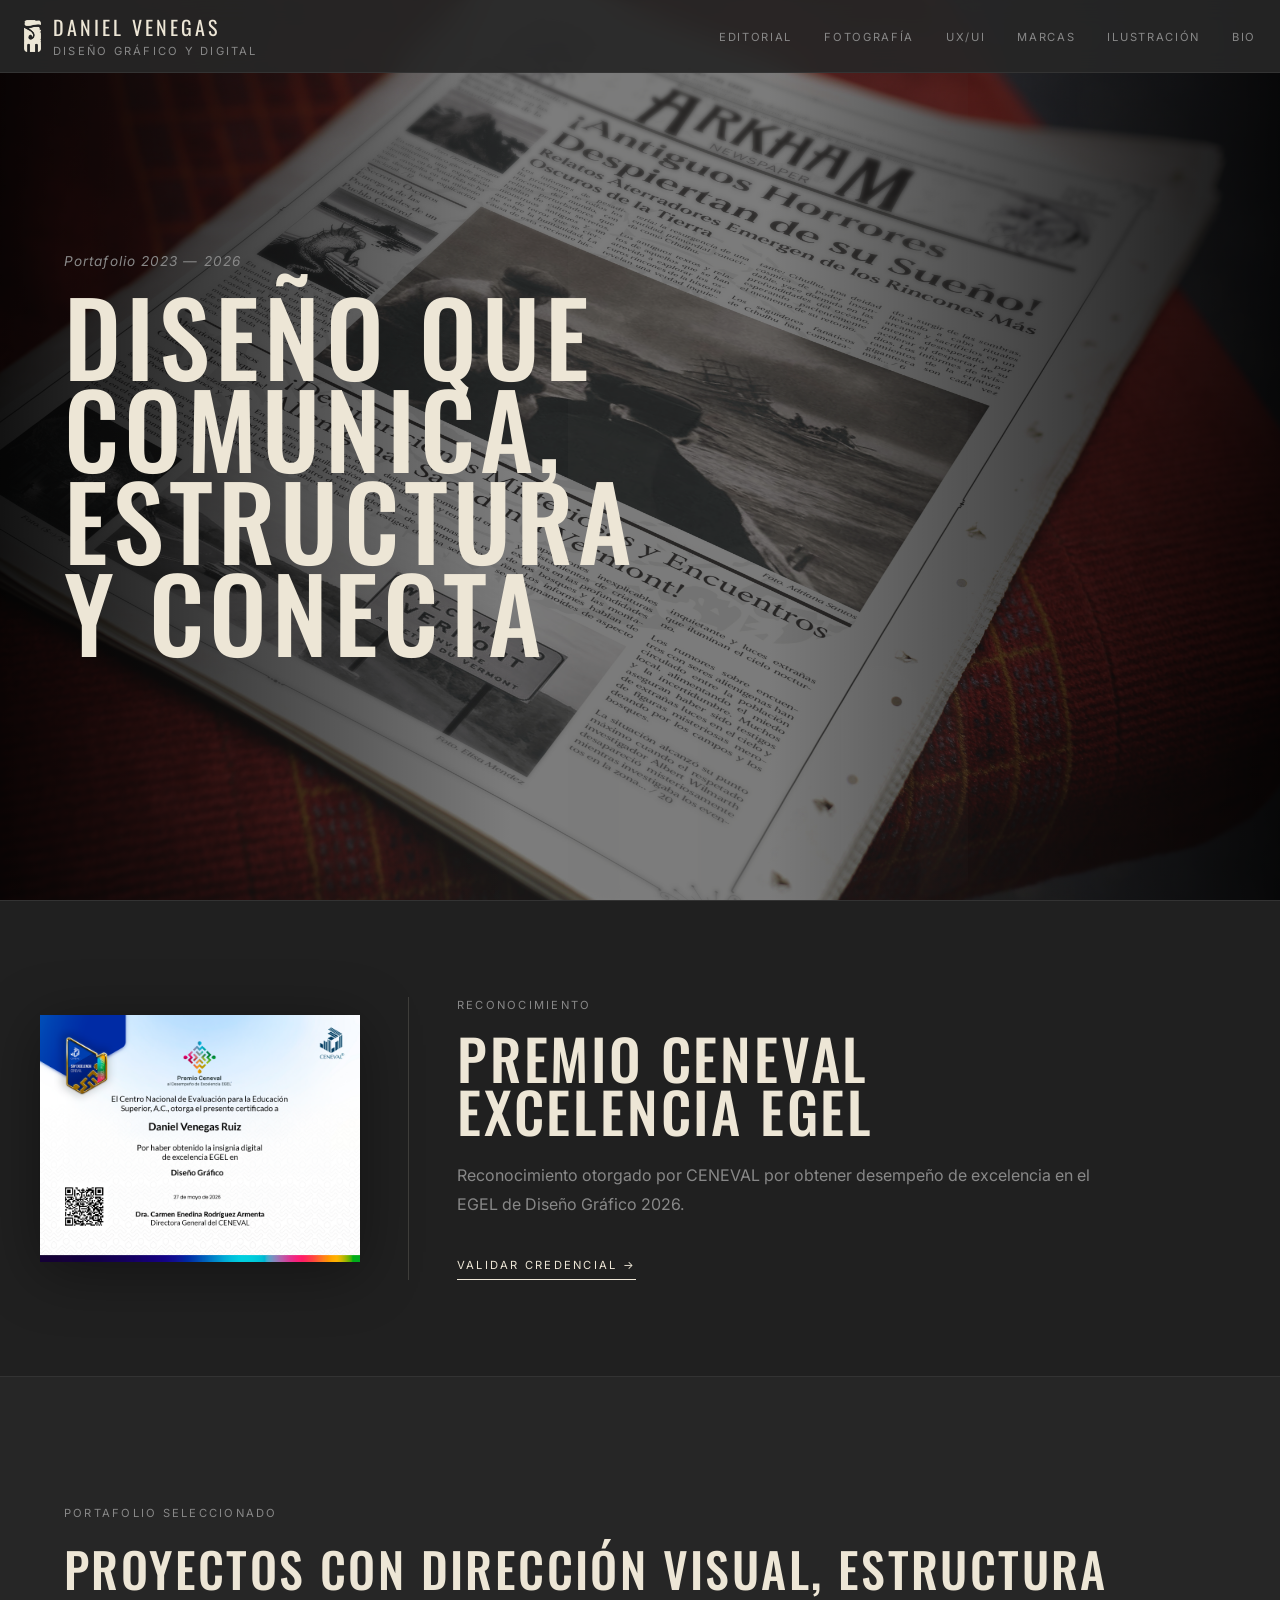
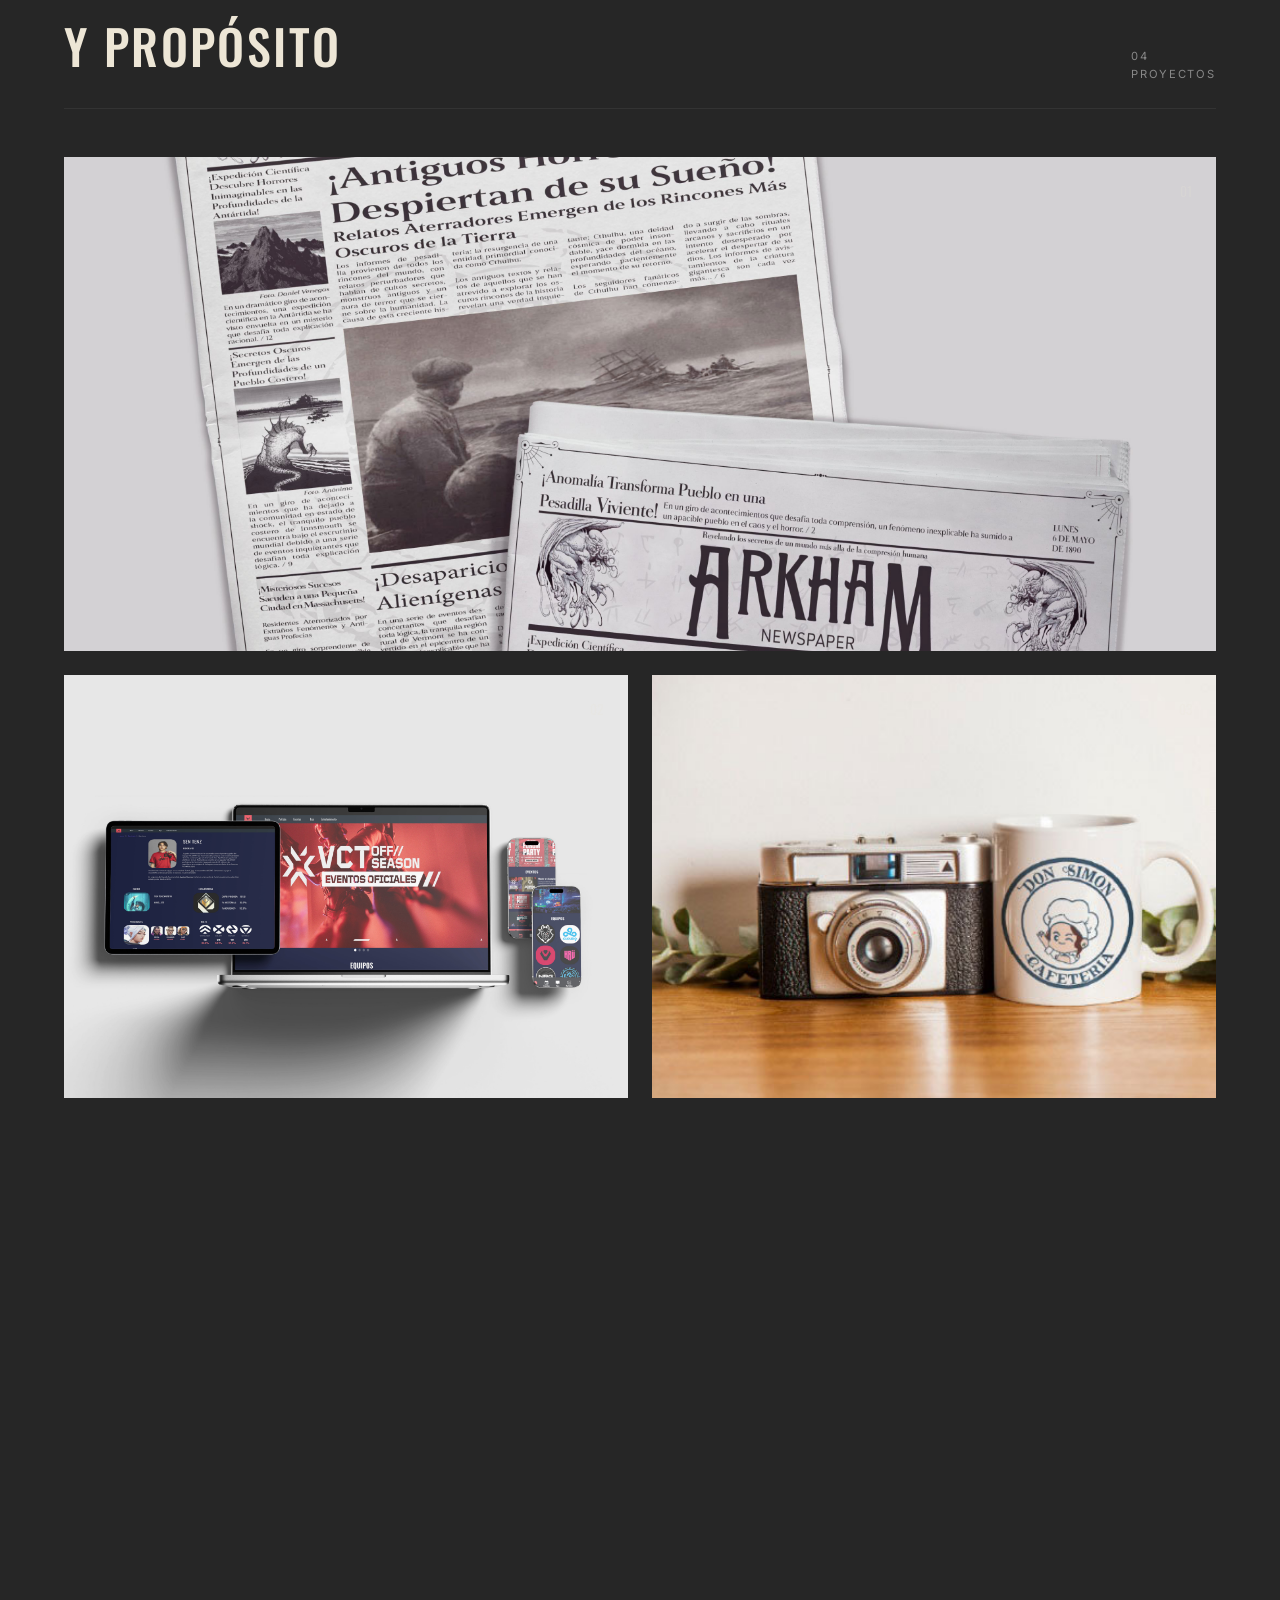
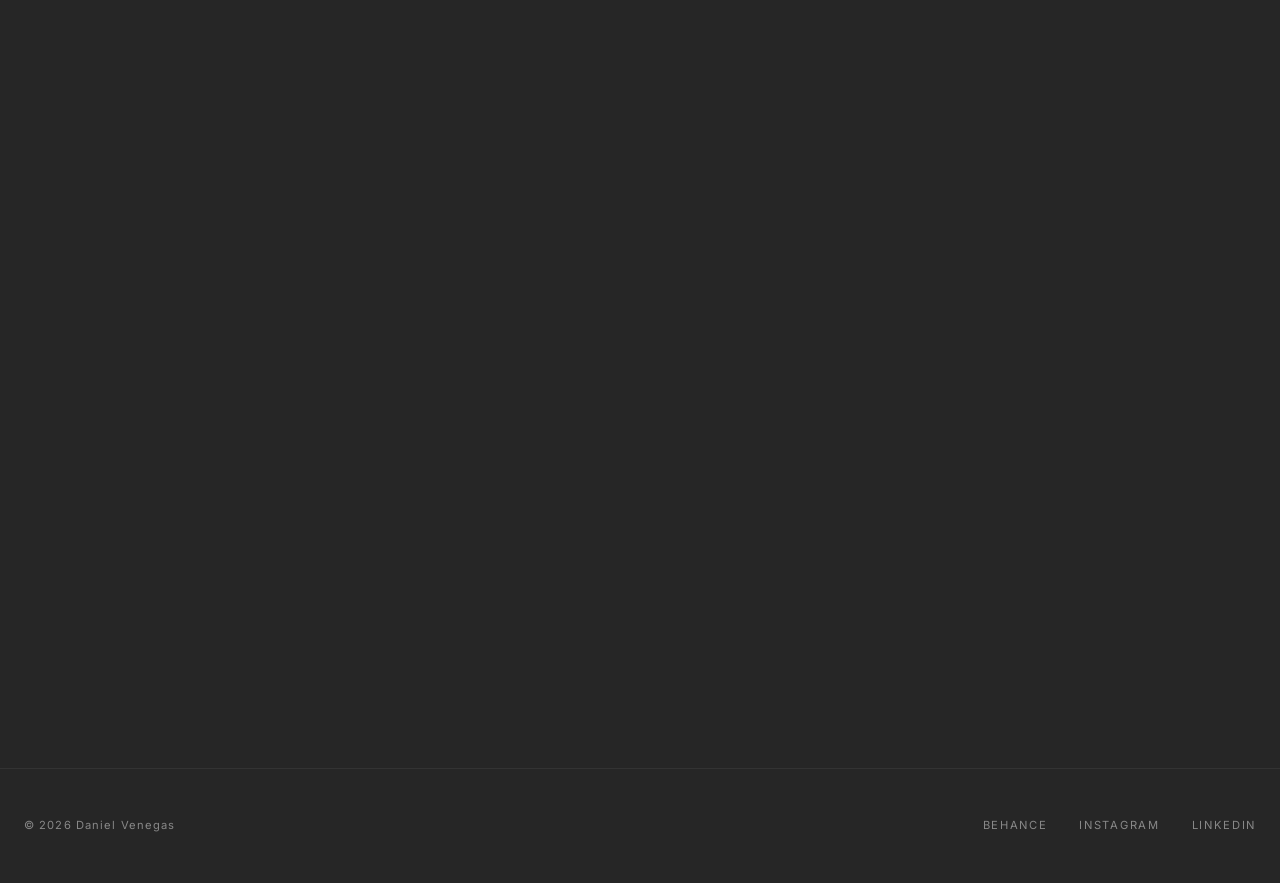
<file: index.html>
<!DOCTYPE html>
<html lang="es">
<head>
  <meta charset="UTF-8" />
  <meta name="viewport" content="width=device-width, initial-scale=1.0" />

  <title>Daniel Venegas | Portafolio de Diseño</title>

  <meta name="description" content="Portafolio de Daniel Venegas — Diseñador gráfico especializado en identidad visual, editorial y UX/UI.">
  <meta name="author" content="Daniel Venegas">

  <!-- Open Graph -->
  <meta property="og:type" content="website">
  <meta property="og:url" content="https://danielvenegas-design.github.io/">
  <meta property="og:title" content="Daniel Venegas | Portafolio de Diseño">
  <meta property="og:description" content="Diseñador gráfico y digital especializado en editorial, branding y UX/UI. Explora mi trabajo.">
  <meta property="og:image" content="https://danielvenegas-design.github.io/portafolio-danielvenegas/img/dibujo-1.jpg">
  <meta property="og:site_name" content="Daniel Venegas Portfolio">

  <!-- Twitter -->
  <meta name="twitter:card" content="summary_large_image">
  <meta name="twitter:title" content="Daniel Venegas | Portafolio">
  <meta name="twitter:description" content="Diseño que comunica, estructura y conecta.">
  <meta name="twitter:image" content="https://danielvenegas-design.github.io/portafolio-danielvenegas/img/dibujo-1.jpg">

  <!-- Styles -->
  <link rel="stylesheet" href="styles.css" />

  <!-- Fonts -->
  <link rel="preconnect" href="https://fonts.googleapis.com" />
  <link rel="preconnect" href="https://fonts.gstatic.com" crossorigin />
  <link href="https://fonts.googleapis.com/css2?family=Oswald:wght@300;400;500;600;700&family=Inter:wght@300;400;500;600&display=swap" rel="stylesheet" />

  <!-- Favicon -->
  <link rel="icon" type="image/png" href="img/favicon2.png">
</head>
<body>

  <!-- ==================== NAVBAR ==================== -->
  <nav class="navbar" id="navbar">
    <div class="navbar-inner">
      <!-- Envuelve el logo y el texto en un enlace hacia index.html -->
      <a href="index.html" class="navbar-brand" style="text-decoration: none; color: inherit;">
        <img src="img/mi logo.png" class="logo">
        <div class="brand-text">
          <span class="navbar-name">DANIEL VENEGAS</span>
          <span class="navbar-subtitle">Diseño gráfico y digital</span>
        </div>
      </a>
      
      <button class="menu-toggle" id="menuToggle" aria-label="Abrir menú" aria-expanded="false">
        <span></span><span></span><span></span>
      </button>
      <ul class="nav-links" id="navLinks">
        <li><a href="editorial.html">Editorial</a></li>
        <li><a href="fotografia.html">Fotografía</a></li>
        <li><a href="ux-ui.html">UX/UI</a></li>
        <li><a href="marca.html">Marcas</a></li>
        <li><a href="ilustracion.html">Ilustración</a></li>
        <li><a href="about.html">Bio</a></li>
      </ul>
    </div>
</nav>


  <!-- ==================== HERO ==================== -->
  <!--slider-->
  <section class="hero" id="hero">
    <img src="img/mi logo.png" loading="lazy" class="hero-logo">
    <div class="hero-slider">
      <img src="img/periodico-fondo-2.jpg" class="active">
      <img src="img/Editorial-Mockup.jpg"> 
      <img src="img/mockup-1_newslatter.jpg">
    </div>
    <!--overlay-->
    <div class="hero-overlay"></div>
    <!--contenido-->
    <div class="hero-content">
      <p class="hero-subtitle">Portafolio 2023 — 2026</p>
      <h1 class="hero-title">
        Diseño que<br />
        comunica,<br />
        estructura<br />
        y conecta
      </h1>
    </div>
  </section>

  <!-- ==================== CENEVAL AWARD ==================== -->
   <section class="award">
  <div class="award-content">

    <div class="award-image">
      <img src="img/ceneval-award.png" alt="Premio CENEVAL EGEL Excelencia">
    </div>

    <div class="award-info">
      <p class="award-label">Reconocimiento</p>

      <h2 class="award-title">
        Premio CENEVAL<br>
        Excelencia EGEL
      </h2>

      <p class="award-text">
        Reconocimiento otorgado por CENEVAL por obtener desempeño
        de excelencia en el EGEL de Diseño Gráfico 2026.
      </p>

      <a href="https://u39586807.ct.sendgrid.net/ls/click?upn=u001.[base64]"
         target="_blank"
         class="award-link">
         Validar credencial →
      </a>
    </div>

  </div>
</section>

  <!-- ==================== TRABAJOS ==================== -->
  <section class="works" id="trabajos">
  <div class="works-header">
    <div>
      <p class="works-label">Portafolio seleccionado</p>
      <h2 class="works-title">Proyectos con dirección visual, estructura y propósito</h2>
    </div>
    <span class="works-count">04 Proyectos</span>
  </div>

  <div class="works-grid">
    <a href="editorial.html#periodico" class="work-card work-large">
      <img src="img/periodico.jpg" alt="Proyecto editorial de periódico digital" />
      <div class="work-info">
        <span class="work-category">Diseño editorial</span>
        <h3 class="work-name">Periódico Digital</h3>
      </div>
      <span class="work-index">01</span>
    </a>

    <a href="ux-ui.html#vct" class="work-card">
      <img src="img/vct.jpg" alt="Diseño de interfaz UX UI para VCT América" />
      <div class="work-info">
        <span class="work-category">UX/UI</span>
        <h3 class="work-name">VCT América</h3>
      </div>
      <span class="work-index">02</span>
    </a>

    <a href="marca.html#simon" class="work-card">
      <img src="img/DON-SIMON-LOGO-mockup-2.jpg" alt="Identidad visual para Don Simón" />
      <div class="work-info">
        <span class="work-category">Identidad visual</span>
        <h3 class="work-name">Don Simón</h3>
      </div>
      <span class="work-index">03</span>
    </a>

    <a href="marca.html#barresama" class="work-card work-large">
      <img src="img/barresama-fondo.jpg" alt="Identidad visual para Barresama Inmobiliaria" />
      <div class="work-info">
        <span class="work-category">Branding</span>
        <h3 class="work-name">Barresama Inmobiliaria</h3>
      </div>
      <span class="work-index">04</span>
    </a>
  </div>
</section>

  <!-- ==================== ABOUT PREVIEW ==================== -->
  <section class="about" id="about">
    <p class="about-label">Sobre mí</p>
    <h2 class="about-name">Daniel<br />Venegas</h2>
    <p class="about-text">
      Diseñador gráfico y digital enfocado en editorial, UX/UI y branding.
      Creo piezas que comunican con claridad, estructura y estética contemporánea.
    </p>
    <a href="about.html" class="about-link">Ver más →</a>
  </section>

  <!-- ==================== FOOTER ==================== -->
  <footer class="footer">
  <p class="footer-copy">© 2026 Daniel Venegas</p>
  <div class="footer-socials">
    <a href="https://www.behance.net/danielvenegasruiz" target="_blank" rel="noopener noreferrer">Behance</a>
    <a href="https://www.instagram.com/daniel_7w7_/#" target="_blank" rel="noopener noreferrer">Instagram</a>
    <a href="https://www.linkedin.com/in/daniel-venegas-ruiz-157a73198" target="_blank" rel="noopener noreferrer">LinkedIn</a>
  </div>
</footer>

  <script src="script.js"></script>
</body>
</html>
</file>
<file: styles.css>
/* ============================================
   Daniel Venegas — Portfolio Styles
   ============================================ */

/* ---------- Reset & Base ---------- */
*, *::before, *::after {
  margin: 0;
  padding: 0;
  box-sizing: border-box;
}

html {
  scroll-behavior: smooth;
}

body {
  font-family: 'Inter', sans-serif;
  background-color: #262626;
  color: #EDE6D6;
  line-height: 1.6;
  overflow-x: hidden;
}

a {
  text-decoration: none;
  color: inherit;
}

img {
  display: block;
  width: 100%;
  height: 100%;
  object-fit: cover;
}

/* ---------- Typography ---------- */
h1, h2, h3, h4, h5, h6 {
  font-family: 'Oswald', sans-serif;
  text-transform: uppercase;
  letter-spacing: 0.05em;
  font-weight: 500;
}

/* ---------- Scrollbar ---------- */
::-webkit-scrollbar { width: 6px; }
::-webkit-scrollbar-track { background: #1a1a1a; }
::-webkit-scrollbar-thumb { background: #555; }

::selection {
  background: #EDE6D6;
  color: #262626;
}

/* ============================================
   NAVBAR
   ============================================ */
.navbar {
  position: fixed;
  top: 0;
  left: 0;
  width: 100%;
  z-index: 100;
  background: rgba(38, 38, 38, 0.92);
  backdrop-filter: blur(12px);
  border-bottom: 1px solid #333;
}

.navbar-inner {
  max-width: 1280px;
  margin: 0 auto;
  padding: 0 1.5rem;
  display: flex;
  align-items: center;
  justify-content: space-between;
  height: 64px;
}

.navbar-brand {
  display: flex;
  align-items: center;
  gap: 0.75rem;
}

.navbar-name {
  font-family: 'Oswald', sans-serif;
  font-size: 1.25rem;
  letter-spacing: 0.15em;
  text-transform: uppercase;
}

.navbar-subtitle {
  font-size: 0.7rem;
  letter-spacing: 0.2em;
  text-transform: uppercase;
  color: #888;
  display: none;
}

@media (min-width: 768px) {
  .navbar-subtitle { display: block; }
  .navbar-inner { height: 72px; }
}

/* Nav links */
.nav-links {
  list-style: none;
  display: none;
  gap: 2rem;
}

.nav-links.active {
  display: flex;
  flex-direction: column;
  position: absolute;
  top: 64px;
  left: 0;
  width: 100%;
  background: #262626;
  border-bottom: 1px solid #333;
  padding: 1.5rem;
  gap: 1rem;
}

@media (min-width: 1024px) {
  .nav-links {
    display: flex !important;
    position: static;
    flex-direction: row;
    background: none;
    border: none;
    padding: 0;
  }
  .menu-toggle { display: none !important; }
}

.nav-links a {
  font-size: 0.7rem;
  letter-spacing: 0.15em;
  text-transform: uppercase;
  color: #888;
  transition: color 0.3s;
}

.nav-links a:hover { color: #EDE6D6; }

.nav-links a {
  position: relative;
}

.nav-links a::after {
  content: '';
  position: absolute;
  left: 0;
  bottom: -3px;
  width: 0;
  height: 1px;
  background: #EDE6D6;
  transition: width 0.3s;
}

.nav-links a:hover::after {
  width: 100%;
}

.logo {
  height: 32px;
  width: auto;
  transition: opacity 0.3s;
}

.hero-logo {
  position: absolute;
  top: 50%;
  left: 60%;
  transform: translate(-50%, -50%);
  width: 400px;
  opacity: 0.05;
  z-index: 1;
}

.logo:hover {
  opacity: 0.7;
}

/* Hamburger */
.menu-toggle {
  display: flex;
  flex-direction: column;
  gap: 5px;
  background: none;
  border: none;
  cursor: pointer;
  padding: 4px;
}

.menu-toggle span {
  display: block;
  width: 24px;
  height: 2px;
  background: #EDE6D6;
  transition: transform 0.3s, opacity 0.3s;
}

.menu-toggle.active span:nth-child(1) {
  transform: translateY(7px) rotate(45deg);
}
.menu-toggle.active span:nth-child(2) {
  opacity: 0;
}
.menu-toggle.active span:nth-child(3) {
  transform: translateY(-7px) rotate(-45deg);
}

/* ============================================
   HERO
   ============================================ */
.hero {
  position: relative;
  height: 100vh;
  width: 100%;
  overflow: hidden;
  padding-top: 72px;
}

.hero-overlay {
  position: absolute;
  inset: 0;
  z-index: 1;
  background:
    linear-gradient(to right, rgba(0,0,0,0.85), transparent 40%),
    linear-gradient(to left, rgba(0,0,0,0.85), transparent 40%),
    rgba(38,38,38,0.6);
  pointer-events: none;
}

.hero-content {
  position: relative;
  z-index: 2;
  height: 100%;
  display: flex;
  flex-direction: column;
  justify-content: center;
  padding: 2rem 2rem 5rem;
  padding-top: 120px;
}

@media (min-width: 1024px) {
  .hero-content { padding: 4rem 4rem 8rem; }
}

.hero-subtitle {
  font-style: italic;
  font-family: 'Inter', sans-serif;
  color: #888;
  font-size: 0.85rem;
  margin-bottom: 1rem;
  letter-spacing: 0.08em;
  opacity: 0;
  transform: translateY(20px);
  animation: fadeUp 0.8s 0.5s forwards;
}

.hero-title {
  font-size: clamp(3rem, 8vw, 7rem);
  line-height: 0.9;
  opacity: 0;
  transform: translateY(30px);
  animation: fadeUp 0.8s 0.7s forwards;
}

.hero-slider {
  position: absolute;
  width: 100%;
  height: 100%;
  object-fit: cover;
  opacity: 1;
  transform: scale(1.05);
  transition: opacity 1.5s ease, transform 6s ease;
  inset: 0;
  z-index: 0;
}

.hero-slider img {
  position: absolute;
  width: 100%;
  height: 100%;
  object-fit: cover;
  opacity: 0;
  transition: opacity 1.5s ease, transform 6s ease;
  
}

.hero-slider img.active {
  opacity: 1;
  transform: scale(1.1);
}

@keyframes fadeUp {
  to {
    opacity: 1;
    transform: translateY(0);
  }
}

/* ============================================
   WORKS GRID
   ============================================ */
.works {
  padding: 5rem 1.5rem;
}

@media (min-width: 1024px) {
  .works { padding: 8rem 4rem; }
}

.works-header {
  display: flex;
  align-items: flex-end;
  justify-content: space-between;
  border-bottom: 1px solid #333;
  padding-bottom: 1.5rem;
  margin-bottom: 3rem;
}

.works-label {
  font-size: 0.7rem;
  letter-spacing: 0.2em;
  text-transform: uppercase;
  color: #888;
  margin-bottom: 0.5rem;
}

.works-title {
  font-size: clamp(1.8rem, 4vw, 3rem);
}

.works-count {
  font-size: 0.7rem;
  letter-spacing: 0.15em;
  text-transform: uppercase;
  color: #888;
  display: none;
}

@media (min-width: 768px) {
  .works-count { display: block; }
}

/* Grid */
.works-grid {
  display: grid;
  grid-template-columns: 1fr;
  gap: 1rem;
}

@media (min-width: 768px) {
  .works-grid {
    grid-template-columns: 1fr 1fr;
    gap: 1.5rem;
  }
}

/* Card */
.work-card {
  position: relative;
  overflow: hidden;
  display: block;
  aspect-ratio: 4 / 3;
}

.work-card.work-large {
  aspect-ratio: 21 / 9;
}

@media (min-width: 768px) {
  .work-card.work-large { grid-column: span 2; }
}

.work-card img {
  transition: transform 0.7s ease;
}

.work-card:hover img {
  transform: scale(1.05);
}

/* Overlay on hover */
.work-card::after {
  content: '';
  position: absolute;
  inset: 0;
  background: rgba(38, 38, 38, 0);
  transition: background 0.5s;
}

.work-card:hover::after {
  background: rgba(38, 38, 38, 0.5);
}

/* Info */
.work-info {
  position: absolute;
  bottom: 0;
  left: 0;
  right: 0;
  padding: 1.5rem 2rem;
  z-index: 2;
  transform: translateY(10px);
  opacity: 0;
  transition: all 0.5s;
}

.work-card:hover .work-info {
  transform: translateY(0);
  opacity: 1;
}

.work-category {
  font-size: 0.7rem;
  letter-spacing: 0.2em;
  text-transform: uppercase;
  color: #888;
}

.work-name {
  font-size: 1.25rem;
  margin-top: 0.25rem;
}

/* Index number */
.work-index {
  position: absolute;
  top: 1.5rem;
  right: 1.5rem;
  font-family: 'Oswald', sans-serif;
  font-size: 0.85rem;
  color: rgba(237, 230, 214, 0.2);
  z-index: 2;
  transition: color 0.5s;
}

.work-card:hover .work-index {
  color: rgba(237, 230, 214, 0.7);
}

/* ============================================
   ABOUT
   ============================================ */
.about {
  text-align: center;
  padding: 5rem 1.5rem;
  border-top: 1px solid #333;
}

@media (min-width: 1024px) {
  .about { padding: 8rem 4rem; }
}

.about-label {
  font-size: 0.7rem;
  letter-spacing: 0.2em;
  text-transform: uppercase;
  color: #888;
  margin-bottom: 1.5rem;
}

.about-name {
  font-size: clamp(2rem, 6vw, 4.5rem);
  line-height: 1.05;
  margin-bottom: 2rem;
}

.about-text {
  font-style: italic;
  color: #888;
  font-size: 0.9rem;
  max-width: 500px;
  margin: 0 auto 2.5rem;
  line-height: 1.7;
}

.about-link {
  display: inline-block;
  font-size: 0.7rem;
  letter-spacing: 0.2em;
  text-transform: uppercase;
  border-bottom: 1px solid #EDE6D6;
  padding-bottom: 4px;
  transition: color 0.3s, border-color 0.3s;
}

.about-link:hover {
  color: #888;
  border-color: #888;
}

/* ============================================
   BIO AWARD
============================================ */

.bio-award {
  margin-top: 6rem;
  padding-top: 4rem;
  border-top: 1px solid #333;

  display: grid;
  grid-template-columns: 1fr;
  gap: 3rem;
  align-items: center;
}

@media (min-width: 900px) {
  .bio-award {
    grid-template-columns: 320px 1fr;
  }
}

.bio-award-image {
  text-align: center;
}

.bio-award-image img {
  width: 100%;
  max-width: 320px;
  object-fit: contain;

  filter: drop-shadow(0 12px 40px rgba(0,0,0,0.35));

  transition: transform 0.4s ease;
}

.bio-award-image img:hover {
  transform: translateY(-6px) scale(1.02);
}

.bio-award-label {
  font-size: 0.7rem;
  letter-spacing: 0.2em;
  text-transform: uppercase;
  color: #888;

  margin-bottom: 1rem;
}

.bio-award-title {
  font-size: clamp(2rem, 4vw, 3.5rem);
  line-height: 0.95;

  margin-bottom: 1.5rem;
}

.bio-award-text {
  color: #888;
  line-height: 1.8;

  max-width: 700px;

  margin-bottom: 2rem;
}

.bio-award-link {
  display: inline-block;

  font-size: 0.7rem;
  letter-spacing: 0.2em;
  text-transform: uppercase;

  border-bottom: 1px solid #EDE6D6;
  padding-bottom: 4px;

  transition: color 0.3s, border-color 0.3s;
}

.bio-award-link:hover {
  color: #888;
  border-color: #888;
}

/* ============================================
   CENEVAL AWARD
============================================ */

.award {
  padding: 6rem 1.5rem;
  border-top: 1px solid #333;
  border-bottom: 1px solid #333;
  background: #202020;
}

.award-content {
  max-width: 1200px;
  margin: 0 auto;

  display: grid;
  grid-template-columns: 1fr;
  gap: 3rem;
  align-items: center;
}

@media (min-width: 900px) {
  .award-content {
    grid-template-columns: 320px 1fr;
  }
}

.award-image img {
  width: 100%;
  max-width: 320px;
  margin: 0 auto;
  object-fit: contain;

  filter: drop-shadow(0 10px 30px rgba(0,0,0,0.4));

  transition: transform 0.4s ease;
}

.award-image img:hover {
  transform: translateY(-6px);
}

.award-label {
  font-size: 0.7rem;
  letter-spacing: 0.2em;
  text-transform: uppercase;
  color: #888;
  margin-bottom: 1rem;
}

.award-title {
  font-size: clamp(1.8rem, 4.5vw, 3.5rem);
  line-height: 0.95;
  margin-bottom: 1.5rem;
}

.award-text {
  max-width: 650px;
  color: #888;
  line-height: 1.8;
  margin-bottom: 2rem;
}

.award-link {
  display: inline-block;

  font-size: 0.7rem;
  letter-spacing: 0.2em;
  text-transform: uppercase;

  border-bottom: 1px solid #EDE6D6;
  padding-bottom: 4px;

  transition: color 0.3s, border-color 0.3s;
}

.award-link:hover {
  color: #888;
  border-color: #888;
}

.award-info {
  border-left: 1px solid rgba(237,230,214,0.15);
  padding-left: 3rem;
}

.award-image img:hover {
  transform: translateY(-6px) scale(1.02);
}

/* ============================================
   FOOTER
   ============================================ */
.footer {
  border-top: 1px solid #333;
  padding: 3rem 1.5rem;
  display: flex;
  flex-direction: column;
  align-items: center;
  gap: 1.5rem;
}

@media (min-width: 768px) {
  .footer {
    flex-direction: row;
    justify-content: space-between;
    max-width: 1280px;
    margin: 0 auto;
  }
}

.footer-copy {
  font-size: 0.7rem;
  letter-spacing: 0.1em;
  color: #888;
}

.footer-socials {
  display: flex;
  gap: 2rem;
}

.footer-socials a {
  font-size: 0.7rem;
  letter-spacing: 0.15em;
  text-transform: uppercase;
  color: #888;
  transition: color 0.3s;
}

.footer-socials a:hover { color: #EDE6D6; }

/* ============================================
   SCROLL ANIMATIONS
   ============================================ */
.fade-in {
  opacity: 0;
  transform: translateY(40px);
  transition: opacity 0.6s ease, transform 0.6s ease;
}

.fade-in.visible {
  opacity: 1;
  transform: translateY(0);
}

/* =========================================
   EDITORIAL PAGE
========================================= */

/* HERO */
.editorial-hero {
  height: 60vh;
  background: url('img/editorial-cover.jpg') center/cover no-repeat;
  position: relative;
}

.editorial-overlay {
  position: absolute;
  inset: 0;
  background: rgba(38,38,38,0.75);
}

.editorial-content {
  position: relative;
  z-index: 2;
  padding: 120px 1.5rem 4rem;
}

.editorial-subtitle {
  color: #888;
  font-size: 0.8rem;
  letter-spacing: 0.2em;
  margin-bottom: 1rem;
}

.editorial-title {
  font-size: clamp(3rem, 8vw, 6rem);
}

/* INTRO */
.editorial-intro {
  max-width: 800px;
  margin: 5rem auto;
  text-align: center;
  color: #888;
  font-style: italic;
  line-height: 1.7;
}

/* PROYECTOS */
.project {
  padding: 6rem 1.5rem;
  border-top: 1px solid #333;
}

.project-header h2 {
  font-size: 2rem;
  margin-bottom: 2rem;
}

/* GRID */
.project-grid {
  display: grid;
  gap: 1rem;
}

@media (min-width: 768px) {
  .project-grid {
    grid-template-columns: 2fr 1fr;
  }

  .project-grid img:nth-child(1) {
    grid-row: span 2;
  }
}

/* IMG */
.project-grid img {
  width: 100%;
  height: 100%;
  object-fit: cover;
  transition: transform 0.6s ease;
}

.project-grid img:hover {
  transform: scale(1.03);
}

/* TEXTO */
.project-text {
  max-width: 700px;
  margin-top: 2rem;
  color: #888;
  line-height: 1.7;
}

/* ============================================
   SECCIÓN PROYECTO / GRID DE GALERÍA
   ============================================ */

.project-foto {
  padding: 0; /* Sin relleno para que la galería toque los bordes si deseas */
  max-width: 1400px; /* Ajusta según el ancho de tu navbar */
  margin: 0 auto;
  background-color: #fff;
}

.project-grid-foto {
  display: grid;
  /* Crea 3 columnas de igual tamaño */
  grid-template-columns: repeat(3, 1fr); 
  /* Espacio entre fotos (gap). Ponlo en 0 si quieres que estén pegadas */
  gap: 10px; 
  padding: 10px;
}

.project-grid-foto img {
  width: 100%;
  height: 450px; /* Altura fija para que todas se vean parejas como en tu ejemplo */
  object-fit: cover; /* Recorta la imagen para llenar el cuadro sin deformarse */
  display: block;
  transition: opacity 0.3s ease;
  filter: brightness(0.9); /* Un toque sutil de estilo */
}

.project-grid-foto img:hover {
  opacity: 0.8;
  filter: brightness(1);
  cursor: pointer;
}

/* ============================================
   RESPONSIVE (Para celulares)
   ============================================ */

@media (max-width: 1024px) {
  .project-grid-foto {
    grid-template-columns: repeat(2, 1fr); /* 2 columnas en tablets */
  }
}

@media (max-width: 600px) {
  .project-grid-foto {
    grid-template-columns: 1fr; /* 1 columna en móviles */
    gap: 5px;
    padding: 5px;
  }
  
  .project-grid-foto img {
    height: 350px; /* Un poco más bajas en móvil */
  }
}

/* --- Lightbox con Navegación --- */
.lightbox {
  display: none;
  position: fixed;
  z-index: 3000;
  inset: 0;
  background: rgba(10, 10, 10, 0.95);
  backdrop-filter: blur(10px);
  justify-content: center;
  align-items: center;
}

.lightbox.active { display: flex; }

.lightbox-content {
  max-width: 85%;
  max-height: 80vh;
  object-fit: contain;
  border: 1px solid rgba(237, 230, 214, 0.2);
  transition: transform 0.3s ease;
}

/* Botones de control */
.lightbox-prev, .lightbox-next {
  position: absolute;
  background: none;
  border: none;
  color: #EDE6D6;
  font-size: 2.5rem;
  cursor: pointer;
  padding: 20px;
  transition: opacity 0.3s, transform 0.2s;
  z-index: 3100;
}

.lightbox-prev { left: 5%; }
.lightbox-next { right: 5%; }

.lightbox-prev:hover, .lightbox-next:hover {
  opacity: 0.7;
  transform: scale(1.1);
}

.close-lightbox {
  position: absolute;
  top: 30px;
  right: 40px;
  color: #EDE6D6;
  font-size: 2rem;
  cursor: pointer;
  z-index: 3200;
}

.lightbox-caption {
  position: absolute;
  bottom: 30px;
  font-family: 'Oswald', sans-serif;
  letter-spacing: 2px;
  text-transform: uppercase;
  color: #888;
}

@media (max-width: 768px) {
  .lightbox-prev, .lightbox-next { font-size: 1.5rem; padding: 10px; }
  .lightbox-content { max-width: 95%; }
}

/* --- Solución Scroll Horizontal y Rejilla de Logos --- */
.collab-grid {
    display: grid; 
    grid-template-columns: repeat(auto-fit, minmax(100px, 1fr)); /* Se ajusta solo según el espacio */
    gap: 2rem; 
    margin-top: 5rem; 
    align-items: center;
    max-width: 100%; /* Evita que se salga del contenedor */
    padding: 0 1rem;
}

.collab-grid img {
    max-height: 60px; /* Un poco más pequeños para móvil */
    width: auto; 
    max-width: 100%; /* No permite que la imagen sea más ancha que su columna */
    justify-self: center;
    object-fit: contain;
}

@media (min-width: 768px) {
    .collab-grid {
        grid-template-columns: repeat(3, 1fr); /* En escritorio mantiene las 3 columnas */
    }
    .collab-grid img {
        max-height: 80px;
    }
}

/* Regla extra para asegurar que nada cause scroll horizontal */
body, html {
    overflow-x: hidden;
    width: 100%;
}

/* Fuerza a que las dos imágenes ocupen el 50% cada una */
.project-grid-two {
    display: grid;
    grid-template-columns: 1fr 1fr; /* Crea dos columnas iguales */
    gap: 1.5rem; /* Espacio entre las fotos */
    width: 100%;
}

.project-grid-two img {
    width: 100%;
    height: auto;
    object-fit: cover;
    aspect-ratio: 4 / 3; /* Esto asegura que ambas tengan la misma altura exacta */
}

/* Ajuste para celulares (una debajo de la otra) */
@media (max-width: 768px) {
    .project-grid-two {
        grid-template-columns: 1fr;
    }
}
</file>
